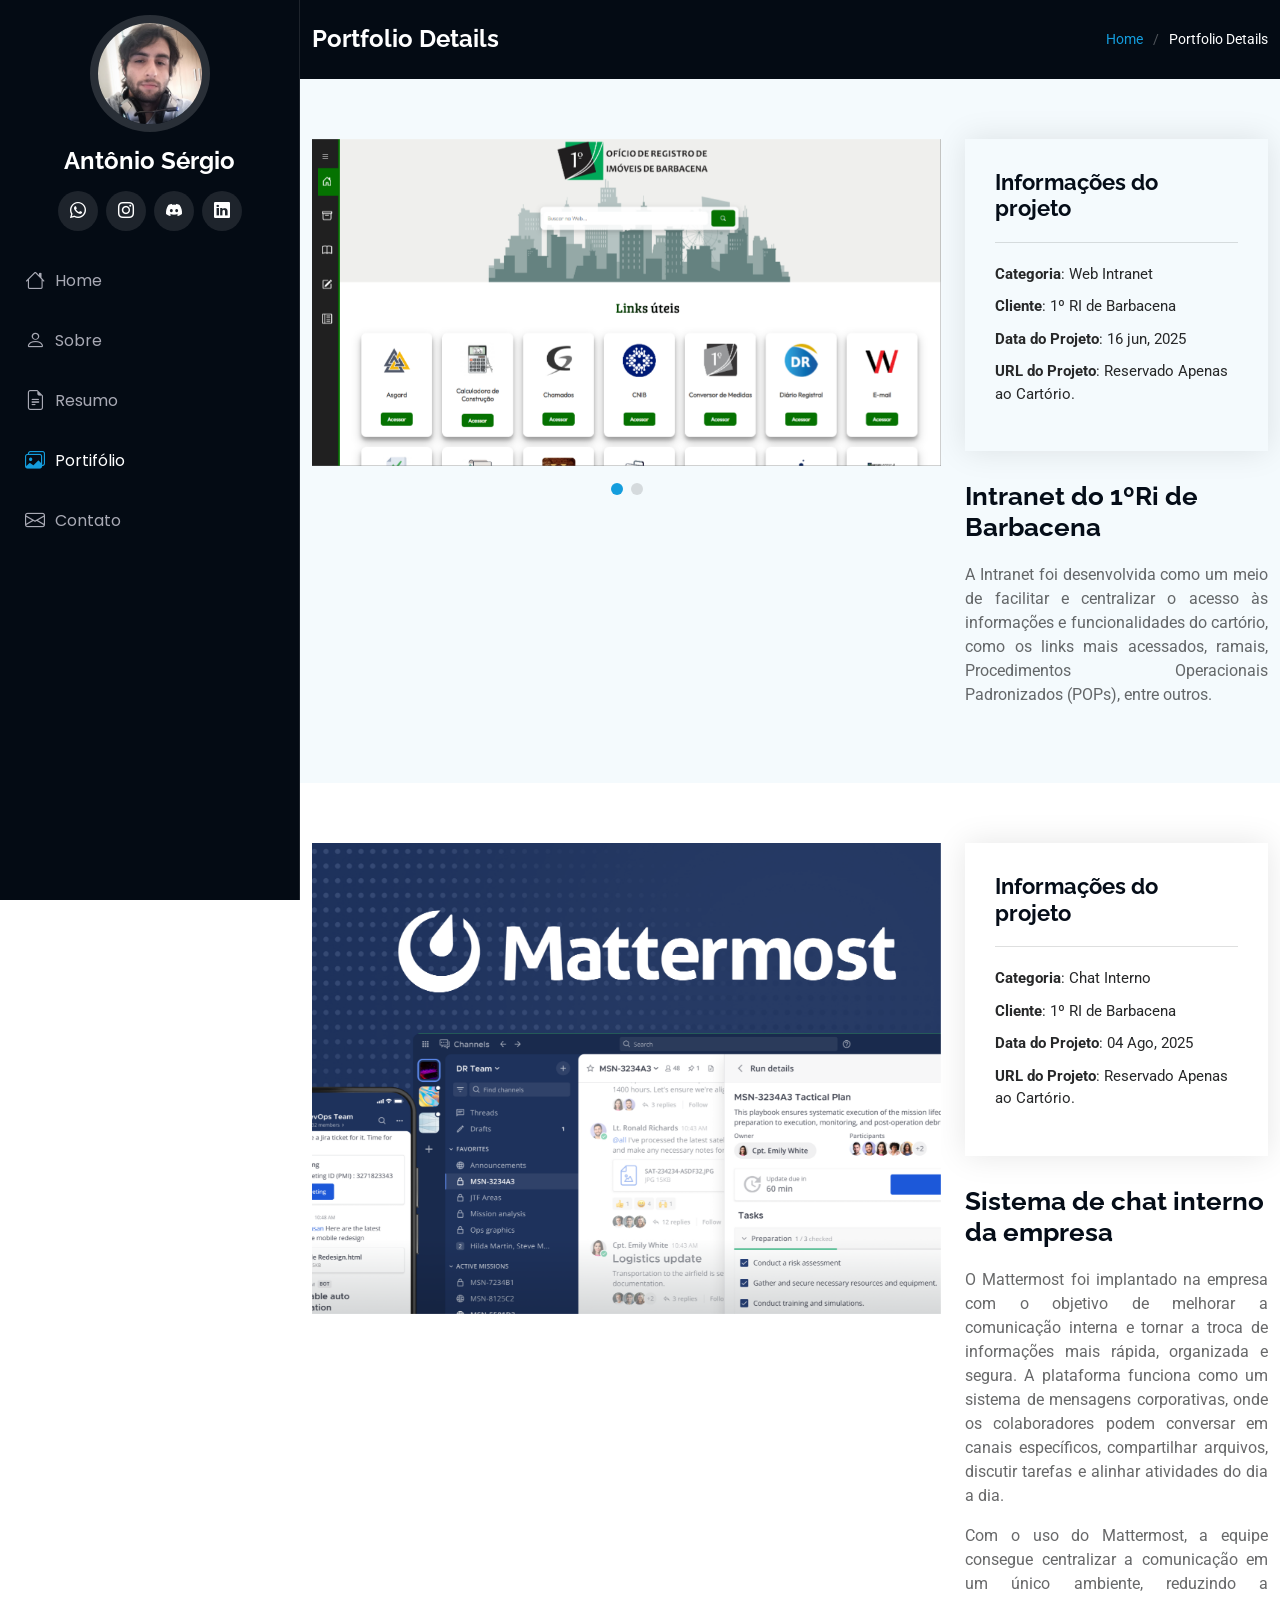
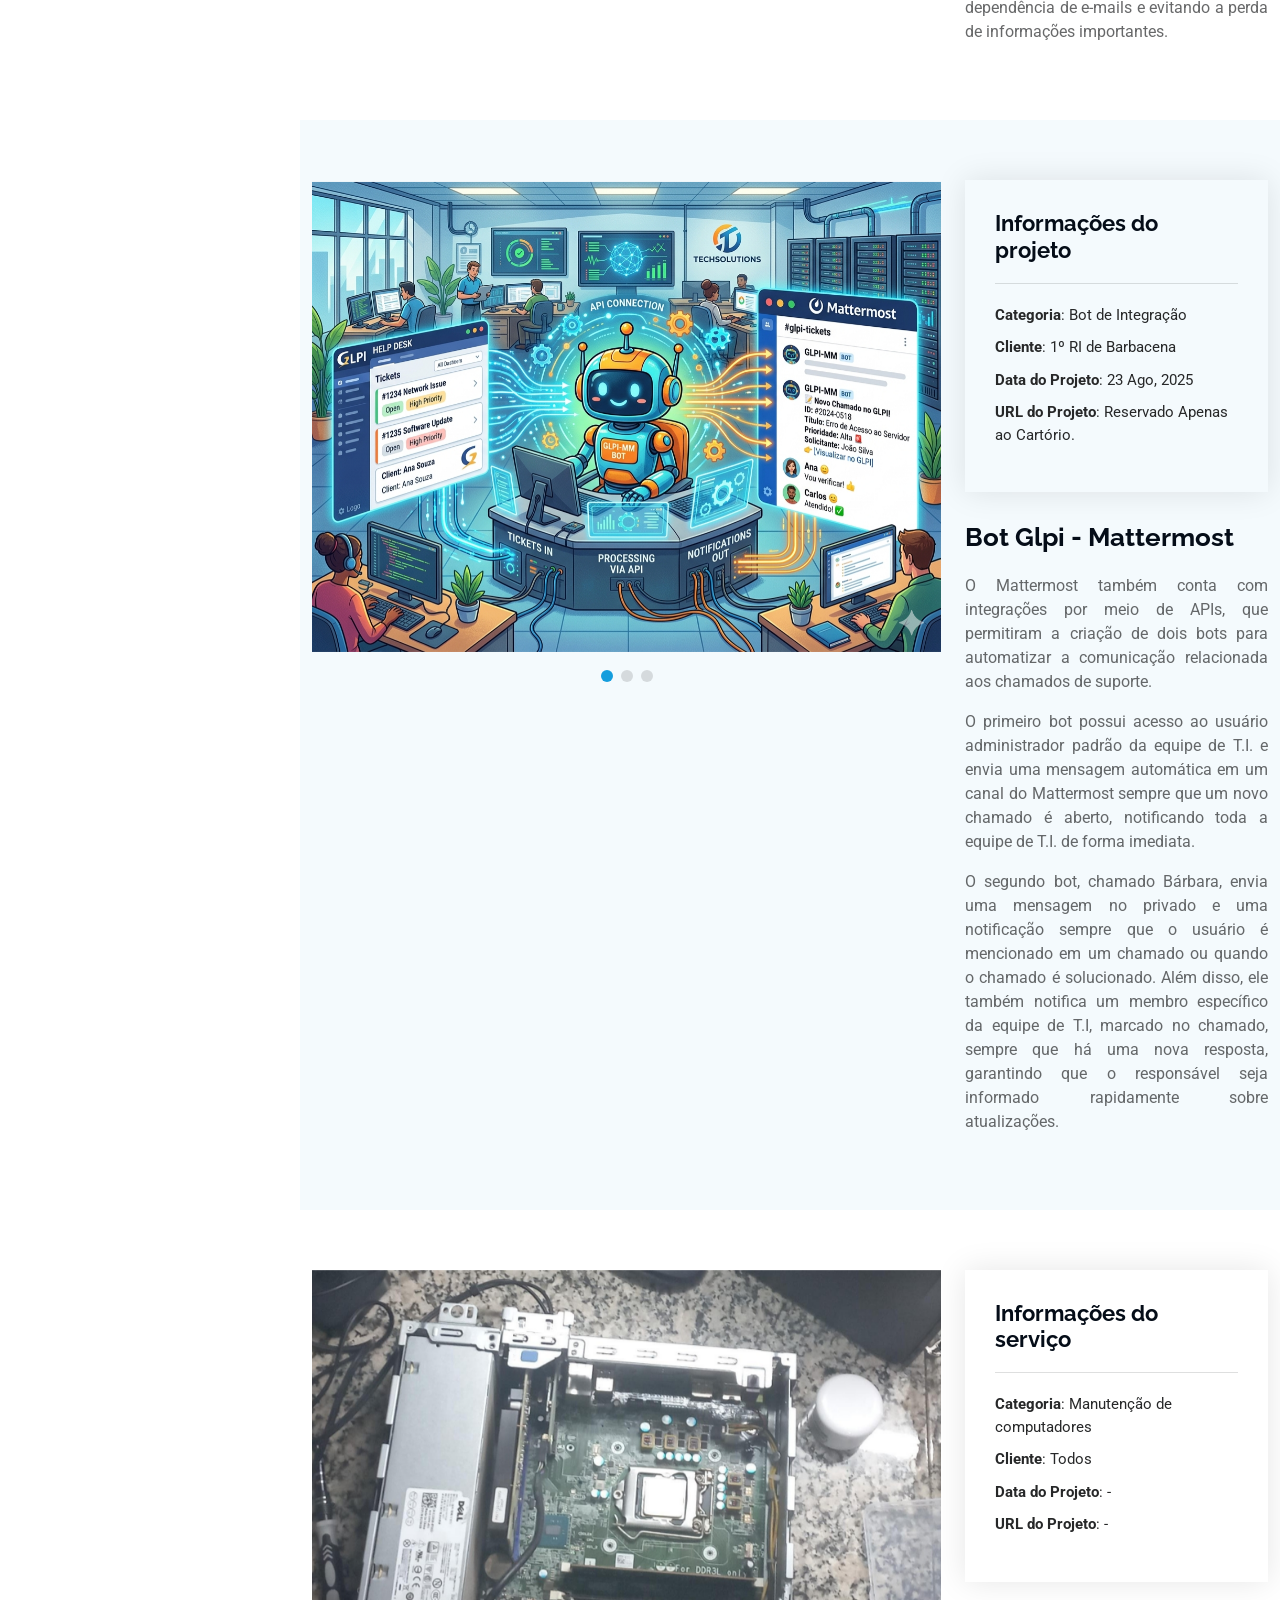
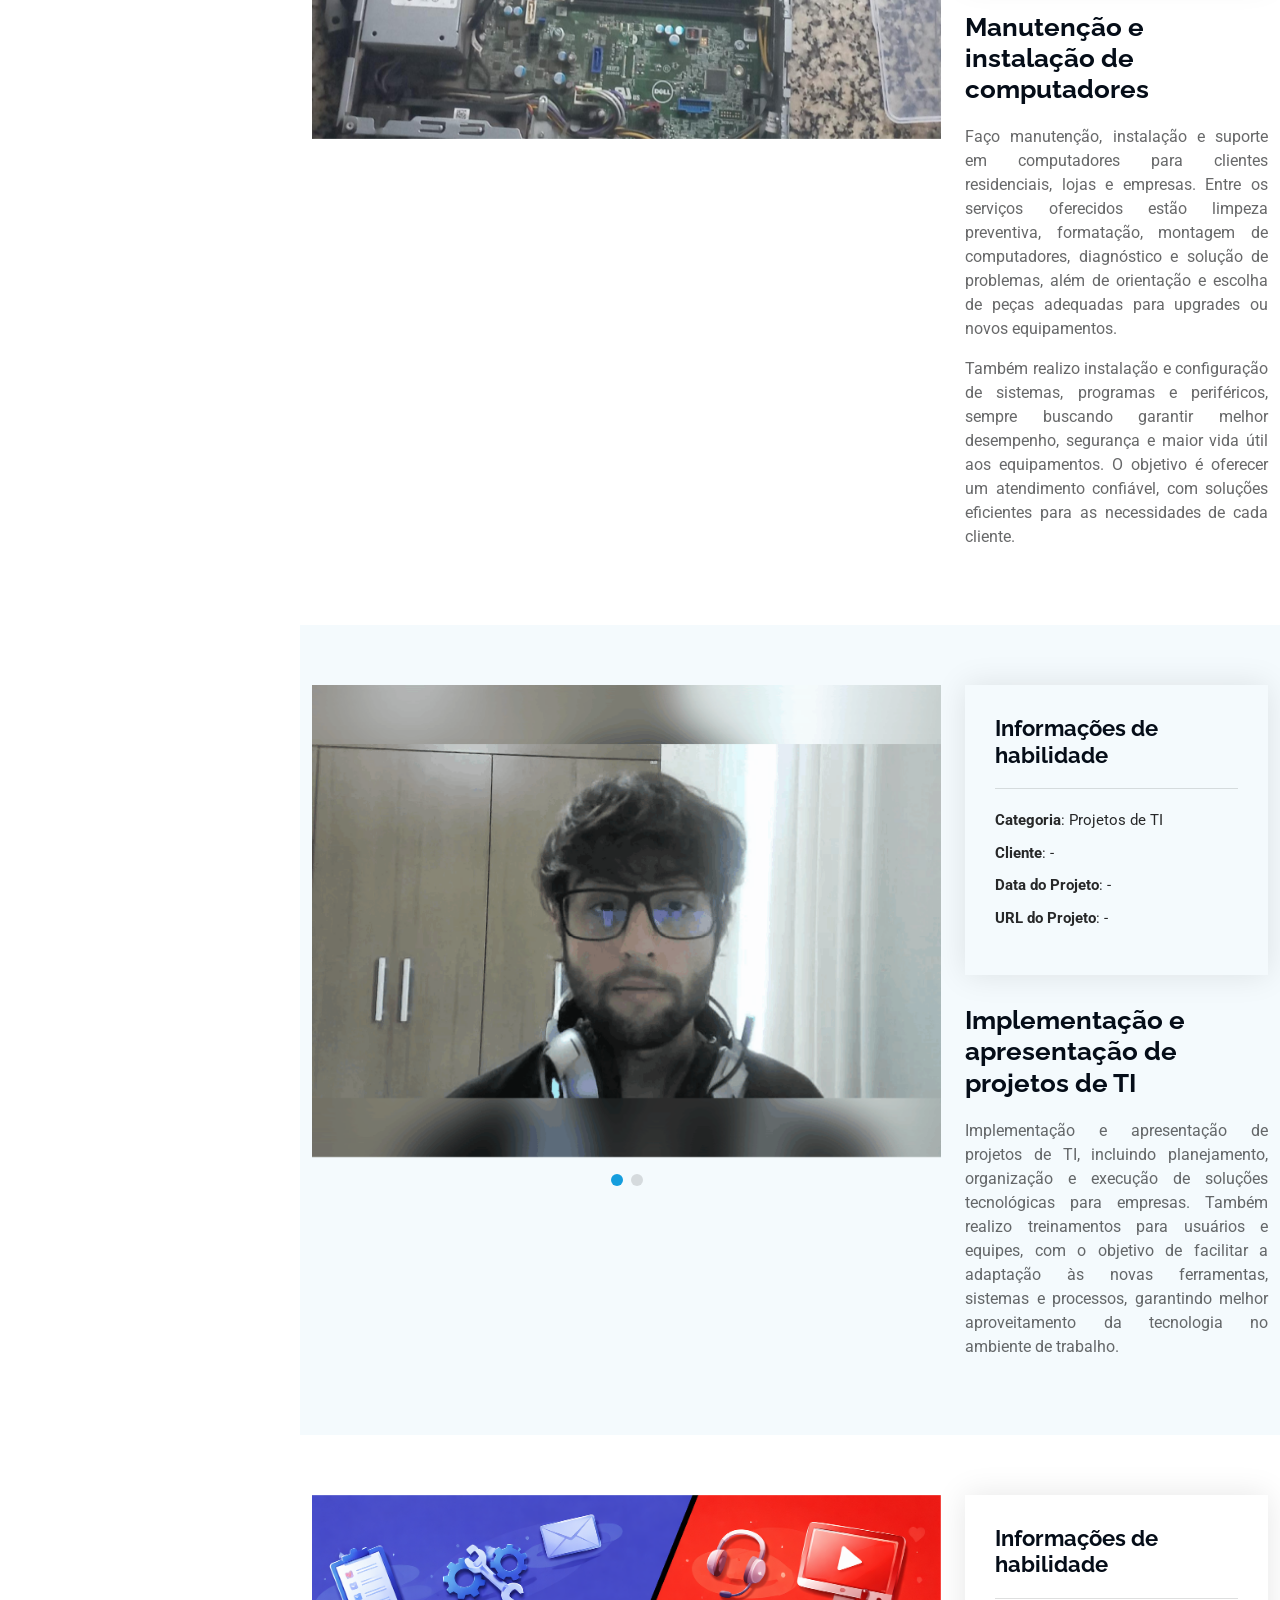
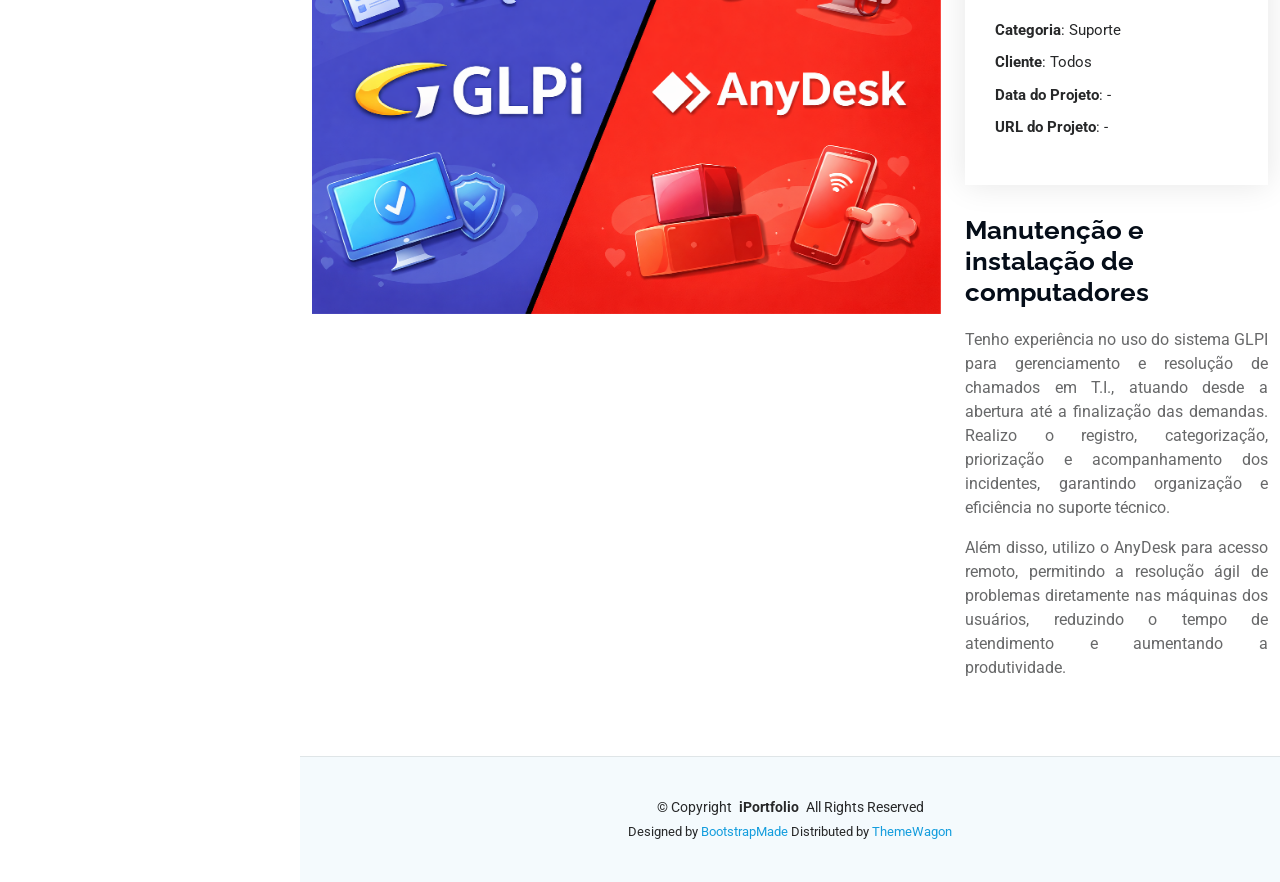
<file: portfolio-details.html>
<!DOCTYPE html>
<html lang="en">

<head>
  <meta charset="utf-8">
  <meta content="width=device-width, initial-scale=1.0" name="viewport">
  <title>Portfólio Detalhes</title>
  <meta content="" name="description">
  <meta content="" name="keywords">

  <!-- Favicons -->
  <link href="assets/img//A Logo.png" rel="icon">
  <link href="assets/img/apple-touch-icon.png" rel="apple-touch-icon">

  <!-- Fonts -->
  <link href="https://fonts.googleapis.com" rel="preconnect">
  <link href="https://fonts.gstatic.com" rel="preconnect" crossorigin>
  <link
    href="https://fonts.googleapis.com/css2?family=Roboto:ital,wght@0,100;0,300;0,400;0,500;0,700;0,900;1,100;1,300;1,400;1,500;1,700;1,900&family=Poppins:ital,wght@0,100;0,200;0,300;0,400;0,500;0,600;0,700;0,800;0,900;1,100;1,200;1,300;1,400;1,500;1,600;1,700;1,800;1,900&family=Raleway:ital,wght@0,100;0,200;0,300;0,400;0,500;0,600;0,700;0,800;0,900;1,100;1,200;1,300;1,400;1,500;1,600;1,700;1,800;1,900&display=swap"
    rel="stylesheet">

  <!-- Vendor CSS Files -->
  <link href="assets/vendor/bootstrap/css/bootstrap.min.css" rel="stylesheet">
  <link href="assets/vendor/bootstrap-icons/bootstrap-icons.css" rel="stylesheet">
  <link href="assets/vendor/aos/aos.css" rel="stylesheet">
  <link href="assets/vendor/glightbox/css/glightbox.min.css" rel="stylesheet">
  <link href="assets/vendor/swiper/swiper-bundle.min.css" rel="stylesheet">

  <!-- Main CSS File -->
  <link href="assets/css/main.css" rel="stylesheet">

  <!-- =======================================================
  * Template Name: iPortfolio
  * Template URL: https://bootstrapmade.com/iportfolio-bootstrap-portfolio-websites-template/
  * Updated: Jun 29 2024 with Bootstrap v5.3.3
  * Author: BootstrapMade.com
  * License: https://bootstrapmade.com/license/
  ======================================================== -->
</head>

<body class="portfolio-details-page">

  <style>
    #copyright{
      text-align: center;
    }
    p {
      text-align: justify;
    }
  </style>

  <header id="header" class="header dark-background d-flex flex-column">
    <i class="header-toggle d-xl-none bi bi-list"></i>

    <div class="profile-img">
      <img src="assets/img/photoNavBar.jpeg" alt="" class="img-fluid rounded-circle">
    </div>

    <a href="index.html" class="logo d-flex align-items-center justify-content-center">
      <!-- Uncomment the line below if you also wish to use an image logo -->
      <!-- <img src="assets/img/logo.png" alt=""> -->
      <h1 class="sitename">Antônio Sérgio</h1>
    </a>

    <div class="social-links text-center">
      <a href="https://wa.me/5532984950391" class="twitter"><i class="bi bi-whatsapp"></i></a>
      <a href="https://www.instagram.com/4ntonio_loschi/" class="instagram"><i class="bi bi-instagram"></i></a>
      <a href="https://discord.com/invite/hCP7XFkQ" class="google-plus"><i class="bi bi-discord"></i></a>
      <a href="www.linkedin.com/in/antonio-loschi" class="linkedin"><i class="bi bi-linkedin"></i></a>
    </div>

    <nav id="navmenu" class="navmenu">
      <ul>
        <li><a href="index.html#hero"><i class="bi bi-house navicon"></i>Home</a></li>
        <li><a href="index.html#about"><i class="bi bi-person navicon"></i> Sobre</a></li>
        <li><a href="index.html#resume"><i class="bi bi-file-earmark-text navicon"></i> Resumo</a></li>
        <li><a href="index.html#portfolio" class="active"><i class="bi bi-images navicon"></i> Portifólio</a></li>
        <!-- <li><a href="#services"><i class="bi bi-hdd-stack navicon"></i> Services</a></li> -->
        <!-- <li class="dropdown"><a href="#"><i class="bi bi-menu-button navicon"></i> <span>Dropdown</span><i
              class="bi bi-chevron-down toggle-dropdown"></i></a>
          <ul>
            <li><a href="#">Dropdown 1</a></li>
            <li class="dropdown"><a href="#"><span>Deep Dropdown</span> <i
                  class="bi bi-chevron-down toggle-dropdown"></i></a>
              <ul>
                <li><a href="#">Deep Dropdown 1</a></li>
                <li><a href="#">Deep Dropdown 2</a></li>
                <li><a href="#">Deep Dropdown 3</a></li>
                <li><a href="#">Deep Dropdown 4</a></li>
                <li><a href="#">Deep Dropdown 5</a></li>
              </ul>
            </li>
            <li><a href="#">Dropdown 2</a></li>
            <li><a href="#">Dropdown 3</a></li>
            <li><a href="#">Dropdown 4</a></li>
          </ul>
        </li>  -->
        <li><a href="index.html#contact"><i class="bi bi-envelope navicon"></i> Contato</a></li>
      </ul>
    </nav>

  </header>

  <main class="main">

    <!-- Page Title -->
    <div class="page-title dark-background">
      <div class="container d-lg-flex justify-content-between align-items-center">
        <h1 class="mb-2 mb-lg-0">Portfolio Details</h1>
        <nav class="breadcrumbs">
          <ol>
            <li><a href="index.html">Home</a></li>
            <li class="current">Portfolio Details</li>
          </ol>
        </nav>
      </div>
    </div><!-- End Page Title -->

    <!-- Portfolio Details Section -->
    <section id="portfolio-details" class="portfolio-details section light-background">

      <div class="container" data-aos="fade-up" data-aos-delay="100">

        <div class="row gy-4">

          <div class="col-lg-8">
            <div class="portfolio-details-slider swiper init-swiper">

              <script type="application/json" class="swiper-config">
                {
                  "loop": true,
                  "speed": 600,
                  "autoplay": {
                    "delay": 5000
                  },
                  "slidesPerView": "auto",
                  "pagination": {
                    "el": ".swiper-pagination",
                    "type": "bullets",
                    "clickable": true
                  }
                }
              </script>

              <div class="swiper-wrapper align-items-center">

                <div class="swiper-slide">
                  <img src="assets/img/portfolio/CartórioIntranet.png" alt="">
                </div>
                <div class="swiper-slide">
                  <img src="assets/img/portfolio/CartórioIntranet2.png" alt="">
                </div>

              </div>
              <div class="swiper-pagination"></div>
            </div>
          </div>

          <div class="col-lg-4">
            <div class="portfolio-info" data-aos="fade-up" data-aos-delay="200">
              <h3>Informações do projeto</h3>
              <ul>
                <li><strong>Categoria</strong>: Web Intranet</li>
                <li><strong>Cliente</strong>: 1º RI de Barbacena</li>
                <li><strong>Data do Projeto</strong>: 16 jun, 2025</li>
                <li><strong>URL do Projeto</strong>: <a> Reservado Apenas ao Cartório.</a></li>
              </ul>
            </div>
            <div class="portfolio-description" data-aos="fade-up" data-aos-delay="300">
              <h2>Intranet do 1ºRi de Barbacena</h2>
              <p>
                A Intranet foi desenvolvida como um meio de facilitar e centralizar o acesso às informações e
                funcionalidades do cartório, como os links mais acessados, ramais, Procedimentos Operacionais
                Padronizados (POPs), entre outros.
              </p>
            </div>
          </div>

        </div>

      </div>

    </section><!-- /Portfolio Details Section -->

    <section id="portfolio-details" class="portfolio-details section">

      <div class="container" data-aos="fade-up" data-aos-delay="100">

        <div class="row gy-4">

          <div class="col-lg-8">
            <div class="portfolio-details-slider swiper init-swiper">

              <script type="application/json" class="swiper-config">
                {
                  "loop": true,
                  "speed": 600,
                  "autoplay": {
                    "delay": 5000
                  },
                  "slidesPerView": "auto",
                  "pagination": {
                    "el": ".swiper-pagination",
                    "type": "bullets",
                    "clickable": true
                  }
                }
              </script>

              <div class="swiper-wrapper align-items-center">

                <div class="swiper-slide">
                  <img src="assets/img/portfolio/mattermostMINIATURA.png" alt="">
                </div>

              </div>
              <div class="swiper-pagination"></div>
            </div>
          </div>

          <div class="col-lg-4">
            <div class="portfolio-info" data-aos="fade-up" data-aos-delay="200">
              <h3>Informações do projeto</h3>
              <ul>
                <li><strong>Categoria</strong>: Chat Interno</li>
                <li><strong>Cliente</strong>: 1º RI de Barbacena</li>
                <li><strong>Data do Projeto</strong>: 04 Ago, 2025</li>
                <li><strong>URL do Projeto</strong>: <a>Reservado Apenas ao Cartório.</a></li>
              </ul>
            </div>
            <div class="portfolio-description" data-aos="fade-up" data-aos-delay="300">
              <h2>Sistema de chat interno da empresa</h2>
              <p>
                O Mattermost foi implantado na empresa com o objetivo de melhorar a comunicação interna e tornar a troca
                de informações mais rápida, organizada e segura. A plataforma funciona como um sistema de mensagens
                corporativas, onde os colaboradores podem conversar em canais específicos, compartilhar arquivos,
                discutir tarefas e alinhar atividades do dia a dia.
              </p>
              <p>Com o uso do Mattermost, a equipe consegue centralizar a comunicação em um único ambiente, reduzindo a
                dependência de e-mails e evitando a perda de informações importantes.</p>
            </div>
          </div>

        </div>

      </div>

    </section><!-- /Portfolio Details Section -->

    <section id="portfolio-details" class="portfolio-details section light-background">

      <div class="container" data-aos="fade-up" data-aos-delay="100">

        <div class="row gy-4">

          <div class="col-lg-8">
            <div class="portfolio-details-slider swiper init-swiper">

              <script type="application/json" class="swiper-config">
                {
                  "loop": true,
                  "speed": 600,
                  "autoplay": {
                    "delay": 5000
                  },
                  "slidesPerView": "auto",
                  "pagination": {
                    "el": ".swiper-pagination",
                    "type": "bullets",
                    "clickable": true
                  }
                }
              </script>

              <div class="swiper-wrapper align-items-center">

                <div class="swiper-slide">
                  <img src="assets/img/portfolio/bot.png" alt="">
                </div>
                <div class="swiper-slide">
                  <img src="assets/img/portfolio/Mattermost1.jpeg" alt="">
                </div>
                <div class="swiper-slide">
                  <img src="assets/img/portfolio/Mattermost2.jpeg" alt="">
                </div>

              </div>
              <div class="swiper-pagination"></div>
            </div>
          </div>

          <div class="col-lg-4">
            <div class="portfolio-info" data-aos="fade-up" data-aos-delay="200">
              <h3>Informações do projeto</h3>
              <ul>
                <li><strong>Categoria</strong>: Bot de Integração</li>
                <li><strong>Cliente</strong>: 1º RI de Barbacena</li>
                <li><strong>Data do Projeto</strong>: 23 Ago, 2025</li>
                <li><strong>URL do Projeto</strong>: <a> Reservado Apenas ao Cartório.</a></li>
              </ul>
            </div>
            <div class="portfolio-description" data-aos="fade-up" data-aos-delay="300">
              <h2>Bot Glpi - Mattermost</h2>
              <p>
                O Mattermost também conta com integrações por meio de APIs, que permitiram a criação de dois bots para
                automatizar a comunicação relacionada aos chamados de suporte.
              </p>
              <p>O primeiro bot possui acesso ao usuário administrador padrão da equipe de T.I. e envia uma mensagem
                automática em um canal do Mattermost sempre que um novo chamado é aberto, notificando toda a equipe de
                T.I. de forma imediata.</p>
              <p>O segundo bot, chamado Bárbara, envia uma mensagem no privado e uma notificação sempre que o usuário é
                mencionado em um chamado ou quando o chamado é solucionado. Além disso, ele também notifica um membro
                específico da equipe de T.I, marcado no chamado, sempre que há uma nova resposta, garantindo que o
                responsável seja informado rapidamente sobre atualizações.</p>
            </div>
          </div>

        </div>

      </div>
    </section>

    <section id="portfolio-details" class="portfolio-details section">

      <div class="container" data-aos="fade-up" data-aos-delay="100">

        <div class="row gy-4">

          <div class="col-lg-8">
            <div class="portfolio-details-slider swiper init-swiper">

              <script type="application/json" class="swiper-config">
                {
                  "loop": true,
                  "speed": 600,
                  "autoplay": {
                    "delay": 5000
                  },
                  "slidesPerView": "auto",
                  "pagination": {
                    "el": ".swiper-pagination",
                    "type": "bullets",
                    "clickable": true
                  }
                }
              </script>

              <div class="swiper-wrapper align-items-center">

                <div class="swiper-slide">
                  <img src="assets/img/portfolio/limpeza.jpg" alt="">
                </div>

              </div>
              <div class="swiper-pagination"></div>
            </div>
          </div>

          <div class="col-lg-4">
            <div class="portfolio-info" data-aos="fade-up" data-aos-delay="200">
              <h3>Informações do serviço</h3>
              <ul>
                <li><strong>Categoria</strong>: Manutenção de computadores</li>
                <li><strong>Cliente</strong>: Todos</li>
                <li><strong>Data do Projeto</strong>: -</li>
                <li><strong>URL do Projeto</strong>: <a> -</a></li>
              </ul>
            </div>
            <div class="portfolio-description" data-aos="fade-up" data-aos-delay="300">
              <h2>Manutenção e instalação de computadores</h2>
              <p>
                Faço manutenção, instalação e suporte em computadores para clientes residenciais, lojas e empresas. Entre os serviços oferecidos estão limpeza preventiva, formatação, montagem de computadores, diagnóstico e solução de problemas, além de orientação e escolha de peças adequadas para upgrades ou novos equipamentos.
              </p>
              <p>
                Também realizo instalação e configuração de sistemas, programas e periféricos, sempre buscando garantir melhor desempenho, segurança e maior vida útil aos equipamentos. O objetivo é oferecer um atendimento confiável, com soluções eficientes para as necessidades de cada cliente.
              </p>

            </div>
          </div>

        </div>

      </div>
    </section>

    <section id="portfolio-details" class="portfolio-details section light-background">

      <div class="container" data-aos="fade-up" data-aos-delay="100">

        <div class="row gy-4">

          <div class="col-lg-8">
            <div class="portfolio-details-slider swiper init-swiper">

              <script type="application/json" class="swiper-config">
                {
                  "loop": true,
                  "speed": 600,
                  "autoplay": {
                    "delay": 5000
                  },
                  "slidesPerView": "auto",
                  "pagination": {
                    "el": ".swiper-pagination",
                    "type": "bullets",
                    "clickable": true
                  }
                }
              </script>

              <div class="swiper-wrapper align-items-center">

                <div class="swiper-slide">
                  <img src="assets/img/portfolio/apresentacao2.gif" alt="">
                </div>
                <div class="swiper-slide">
                  <img src="assets/img/portfolio/apresnetação-de-projetos.png" alt="">
                </div>

              </div>
              <div class="swiper-pagination"></div>
            </div>
          </div>

          <div class="col-lg-4">
            <div class="portfolio-info" data-aos="fade-up" data-aos-delay="200">
              <h3>Informações de habilidade</h3>
              <ul>
                <li><strong>Categoria</strong>: Projetos de TI</li>
                <li><strong>Cliente</strong>: -</li>
                <li><strong>Data do Projeto</strong>: -</li>
                <li><strong>URL do Projeto</strong>: <a> -</a></li>
              </ul>
            </div>
            <div class="portfolio-description" data-aos="fade-up" data-aos-delay="300">
              <h2>Implementação e apresentação de projetos de TI</h2>
              <p>
                Implementação e apresentação de projetos de TI, incluindo planejamento, organização e execução de soluções tecnológicas para empresas. Também realizo treinamentos para usuários e equipes, com o objetivo de facilitar a adaptação às novas ferramentas, sistemas e processos, garantindo melhor aproveitamento da tecnologia no ambiente de trabalho.
              </p>

            </div>
          </div>

        </div>

      </div>
    </section>

        <section id="portfolio-details" class="portfolio-details section">

      <div class="container" data-aos="fade-up" data-aos-delay="100">

        <div class="row gy-4">

          <div class="col-lg-8">
            <div class="portfolio-details-slider swiper init-swiper">

              <script type="application/json" class="swiper-config">
                {
                  "loop": true,
                  "speed": 600,
                  "autoplay": {
                    "delay": 5000
                  },
                  "slidesPerView": "auto",
                  "pagination": {
                    "el": ".swiper-pagination",
                    "type": "bullets",
                    "clickable": true
                  }
                }
              </script>

              <div class="swiper-wrapper align-items-center">

                <div class="swiper-slide">
                  <img src="assets/img/portfolio/suporte.png" alt="">
                </div>

              </div>
              <div class="swiper-pagination"></div>
            </div>
          </div>

          <div class="col-lg-4">
            <div class="portfolio-info" data-aos="fade-up" data-aos-delay="200">
              <h3>Informações de habilidade</h3>
              <ul>
                <li><strong>Categoria</strong>: Suporte</li>
                <li><strong>Cliente</strong>: Todos</li>
                <li><strong>Data do Projeto</strong>: -</li>
                <li><strong>URL do Projeto</strong>: <a> -</a></li>
              </ul>
            </div>
            <div class="portfolio-description" data-aos="fade-up" data-aos-delay="300">
              <h2>Manutenção e instalação de computadores</h2>
              <p>
                Tenho experiência no uso do sistema GLPI para gerenciamento e resolução de chamados em T.I., atuando desde a abertura até a finalização das demandas. Realizo o registro, categorização, priorização e acompanhamento dos incidentes, garantindo organização e eficiência no suporte técnico.
              </p>
              <p>
                Além disso, utilizo o AnyDesk para acesso remoto, permitindo a resolução ágil de problemas diretamente nas máquinas dos usuários, reduzindo o tempo de atendimento e aumentando a produtividade.
              </p>

            </div>
          </div>

        </div>

      </div>
    </section>

  </main>

  <footer id="footer" class="footer position-relative light-background">

    <div class="container">
      <div class="copyright text-center ">
        <p id="copyright">© <span>Copyright</span> <strong class="px-1 sitename">iPortfolio</strong> <span>All Rights Reserved</span>
        </p>
      </div>
      <div class="credits">
        <!-- All the links in the footer should remain intact. -->
        <!-- You can delete the links only if you've purchased the pro version. -->
        <!-- Licensing information: https://bootstrapmade.com/license/ -->
        <!-- Purchase the pro version with working PHP/AJAX contact form: [buy-url] -->
        Designed by <a href="https://bootstrapmade.com/">BootstrapMade</a> Distributed by <a
          href="https://themewagon.com">ThemeWagon</a>
      </div>
    </div>

  </footer>

  <!-- Scroll Top -->
  <a href="#" id="scroll-top" class="scroll-top d-flex align-items-center justify-content-center"><i
      class="bi bi-arrow-up-short"></i></a>

  <!-- Preloader -->
  <div id="preloader"></div>

  <!-- Vendor JS Files -->
  <script src="assets/vendor/bootstrap/js/bootstrap.bundle.min.js"></script>
  <script src="assets/vendor/php-email-form/validate.js"></script>
  <script src="assets/vendor/aos/aos.js"></script>
  <script src="assets/vendor/typed.js/typed.umd.js"></script>
  <script src="assets/vendor/purecounter/purecounter_vanilla.js"></script>
  <script src="assets/vendor/waypoints/noframework.waypoints.js"></script>
  <script src="assets/vendor/glightbox/js/glightbox.min.js"></script>
  <script src="assets/vendor/imagesloaded/imagesloaded.pkgd.min.js"></script>
  <script src="assets/vendor/isotope-layout/isotope.pkgd.min.js"></script>
  <script src="assets/vendor/swiper/swiper-bundle.min.js"></script>

  <!-- Main JS File -->
  <script src="assets/js/main.js"></script>

</body>

</html>
</file>
<file: assets/css/main.css>
/**
* Template Name: iPortfolio
* Template URL: https://bootstrapmade.com/iportfolio-bootstrap-portfolio-websites-template/
* Updated: Jun 29 2024 with Bootstrap v5.3.3
* Author: BootstrapMade.com
* License: https://bootstrapmade.com/license/
*/

/*--------------------------------------------------------------
# Font & Color Variables
# Help: https://bootstrapmade.com/color-system/
--------------------------------------------------------------*/
/* Fonts */
:root {
  --default-font: "Roboto", system-ui, -apple-system, "Segoe UI", Roboto, "Helvetica Neue", Arial, "Noto Sans", "Liberation Sans", sans-serif, "Apple Color Emoji", "Segoe UI Emoji", "Segoe UI Symbol", "Noto Color Emoji";
  --heading-font: "Raleway", sans-serif;
  --nav-font: "Poppins", sans-serif;
}

/* Global Colors - The following color variables are used throughout the website. Updating them here will change the color scheme of the entire website */
:root {
  --background-color: #ffffff;
  /* Background color for the entire website, including individual sections */
  --default-color: #272829;
  /* Default color used for the majority of the text content across the entire website */
  --heading-color: #050d18;
  /* Color for headings, subheadings and title throughout the website */
  --accent-color: #149ddd;
  /* Accent color that represents your brand on the website. It's used for buttons, links, and other elements that need to stand out */
  --surface-color: #ffffff;
  /* The surface color is used as a background of boxed elements within sections, such as cards, icon boxes, or other elements that require a visual separation from the global background. */
  --contrast-color: #ffffff;
  /* Contrast color for text, ensuring readability against backgrounds of accent, heading, or default colors. */
}

/* Nav Menu Colors - The following color variables are used specifically for the navigation menu. They are separate from the global colors to allow for more customization options */
:root {
  --nav-color: #a8a9b4;
  /* The default color of the main navmenu links */
  --nav-hover-color: #ffffff;
  /* Applied to main navmenu links when they are hovered over or active */
  --nav-mobile-background-color: #040b14;
  /* Used as the background color for mobile navigation menu */
  --nav-dropdown-background-color: #040b14;
  /* Used as the background color for dropdown items that appear when hovering over primary navigation items */
  --nav-dropdown-color: #a8a9b4;
  /* Used for navigation links of the dropdown items in the navigation menu. */
  --nav-dropdown-hover-color: #ffffff;
  /* Similar to --nav-hover-color, this color is applied to dropdown navigation links when they are hovered over. */
}

/* Color Presets - These classes override global colors when applied to any section or element, providing reuse of the sam color scheme. */

.light-background {
  --background-color: #f4fafd;
  --surface-color: #ffffff;
}

.dark-background {
  --background-color: #040b14;
  --default-color: #ffffff;
  --heading-color: #ffffff;
  --surface-color: #151f2b;
  --contrast-color: #ffffff;
}

/* Smooth scroll */
:root {
  scroll-behavior: smooth;
}

/*--------------------------------------------------------------
# General Styling & Shared Classes
--------------------------------------------------------------*/
body {
  color: var(--default-color);
  background-color: var(--background-color);
  font-family: var(--default-font);
}

a {
  color: var(--accent-color);
  text-decoration: none;
  transition: 0.3s;
}

a:hover {
  color: color-mix(in srgb, var(--accent-color), transparent 25%);
  text-decoration: none;
}

h1,
h2,
h3,
h4,
h5,
h6 {
  color: var(--heading-color);
  font-family: var(--heading-font);
}

/* PHP Email Form Messages
------------------------------*/
.php-email-form .error-message {
  display: none;
  background: #df1529;
  color: #ffffff;
  text-align: left;
  padding: 15px;
  margin-bottom: 24px;
  font-weight: 600;
}

.php-email-form .sent-message {
  display: none;
  color: #ffffff;
  background: #059652;
  text-align: center;
  padding: 15px;
  margin-bottom: 24px;
  font-weight: 600;
}

.php-email-form .loading {
  display: none;
  background: var(--surface-color);
  text-align: center;
  padding: 15px;
  margin-bottom: 24px;
}

.php-email-form .loading:before {
  content: "";
  display: inline-block;
  border-radius: 50%;
  width: 24px;
  height: 24px;
  margin: 0 10px -6px 0;
  border: 3px solid var(--accent-color);
  border-top-color: var(--surface-color);
  animation: php-email-form-loading 1s linear infinite;
}

@keyframes php-email-form-loading {
  0% {
    transform: rotate(0deg);
  }

  100% {
    transform: rotate(360deg);
  }
}

/*--------------------------------------------------------------
# Global Header
--------------------------------------------------------------*/
.header {
  color: var(--default-color);
  background-color: var(--background-color);
  position: fixed;
  top: 0;
  left: 0;
  bottom: 0;
  padding: 0 15px;
  width: 300px;
  transition: all ease-in-out 0.3s;
  overflow-y: auto;
  z-index: 997;
  border-right: 1px solid color-mix(in srgb, var(--default-color), transparent 90%);
}

.header .profile-img img {
  margin: 15px auto;
  display: block;
  width: 120px;
  border: 8px solid color-mix(in srgb, var(--default-color), transparent 85%);
}

.header .logo {
  line-height: 1;
  margin-bottom: 15px;
}

.header .logo img {
  max-height: 32px;
  margin-right: 8px;
}

.header .logo h1 {
  font-size: 24px;
  margin: 0;
  font-weight: 700;
  color: var(--heading-color);
}

.header .social-links {
  margin: 0 0 20px 0;
}

.header .social-links a {
  font-size: 16px;
  display: inline-flex;
  align-items: center;
  justify-content: center;
  background: color-mix(in srgb, var(--default-color), transparent 90%);
  color: var(--default-color);
  margin: 0 2px;
  border-radius: 50%;
  text-align: center;
  width: 40px;
  height: 40px;
  transition: 0.3s;
}

.header .social-links a:hover {
  color: var(--contrast-color);
  background: var(--accent-color);
}

@media (min-width: 1200px) {

  .header~main,
  .header~#footer {
    margin-left: 300px;
  }
}

@media (max-width: 1199px) {
  .header {
    left: -100%;
  }
}

.header.header-show {
  left: 0;
}

.header .header-toggle {
  color: var(--contrast-color);
  background-color: var(--accent-color);
  font-size: 22px;
  display: flex;
  align-items: center;
  justify-content: center;
  width: 40px;
  height: 40px;
  border-radius: 50%;
  cursor: pointer;
  position: fixed;
  top: 15px;
  right: 15px;
  z-index: 9999;
  transition: background-color 0.3s;
}

.header .header-toggle:hover {
  color: var(--contrast-color);
  background-color: color-mix(in srgb, var(--accent-color) 90%, white 15%);
}

/*--------------------------------------------------------------
# Navigation Menu
--------------------------------------------------------------*/
.mobile-nav-toggle {
  display: none;
}

.navmenu {
  padding: 0;
  z-index: 9997;
}

.navmenu ul {
  list-style: none;
  padding: 0 0 20px 0;
  margin: 0;
}

.navmenu a,
.navmenu a:focus {
  color: var(--nav-color);
  padding: 15px 10px;
  font-family: var(--nav-font);
  font-size: 16px;
  font-weight: 400;
  display: flex;
  align-items: center;
  white-space: nowrap;
  transition: 0.3s;
  width: 100%;
}

.navmenu a .navicon,
.navmenu a:focus .navicon {
  font-size: 20px;
  margin-right: 10px;
}

.navmenu a .toggle-dropdown,
.navmenu a:focus .toggle-dropdown {
  font-size: 12px;
  line-height: 0;
  margin-left: auto;
  width: 30px;
  height: 30px;
  display: flex;
  align-items: center;
  justify-content: center;
  border-radius: 50%;
  transition: 0.3s;
  flex-shrink: 0;
  background-color: color-mix(in srgb, var(--accent-color), transparent 90%);
}

.navmenu a .toggle-dropdown:hover,
.navmenu a:focus .toggle-dropdown:hover {
  background-color: var(--accent-color);
  color: var(--contrast-color);
}

.navmenu a:hover,
.navmenu .active,
.navmenu .active:focus {
  color: var(--nav-hover-color);
}

.navmenu a:hover .navicon,
.navmenu .active .navicon,
.navmenu .active:focus .navicon {
  color: var(--accent-color);
}

.navmenu .active .toggle-dropdown,
.navmenu .active:focus .toggle-dropdown {
  background-color: var(--accent-color);
  color: var(--contrast-color);
  transform: rotate(180deg);
}

.navmenu .dropdown {
  display: block;
}

.navmenu .dropdown a,
.navmenu .dropdown a:focus {
  color: --nav-dropdown-color;
}

.navmenu .dropdown a:hover,
.navmenu .dropdown .active,
.navmenu .dropdown .active:focus {
  color: var(--nav-dropdown-hover-color);
}

.navmenu .dropdown ul {
  position: static;
  display: none;
  z-index: 99;
  padding: 5px 10px;
  margin: 5px 10px;
  background-color: var(--nav-dropdown-background-color);
  border: 1px solid color-mix(in srgb, var(--default-color), transparent 90%);
  box-shadow: none;
  transition: all 0.5s ease-in-out;
}

.navmenu .dropdown ul ul {
  background-color: rgba(33, 37, 41, 0.1);
}

.navmenu .dropdown>.dropdown-active {
  display: block;
  background-color: rgba(33, 37, 41, 0.03);
}

/*--------------------------------------------------------------
# Global Footer
--------------------------------------------------------------*/
.footer {
  color: var(--default-color);
  background-color: var(--background-color);
  font-size: 14px;
  padding: 40px 0;
  position: relative;
  border-top: 1px solid color-mix(in srgb, var(--default-color), transparent 90%);
}

.footer .copyright p {
  margin-bottom: 0;
}

.footer .credits {
  margin-top: 4px;
  font-size: 13px;
  text-align: center;
}

/*--------------------------------------------------------------
# Preloader
--------------------------------------------------------------*/
#preloader {
  position: fixed;
  inset: 0;
  z-index: 999999;
  overflow: hidden;
  background: var(--background-color);
  transition: all 0.6s ease-out;
}

#preloader:before {
  content: "";
  position: fixed;
  top: calc(50% - 30px);
  left: calc(50% - 30px);
  border: 6px solid #ffffff;
  border-color: var(--accent-color) transparent var(--accent-color) transparent;
  border-radius: 50%;
  width: 60px;
  height: 60px;
  animation: animate-preloader 1.5s linear infinite;
}

@keyframes animate-preloader {
  0% {
    transform: rotate(0deg);
  }

  100% {
    transform: rotate(360deg);
  }
}

/*--------------------------------------------------------------
# Scroll Top Button
--------------------------------------------------------------*/
.scroll-top {
  position: fixed;
  visibility: hidden;
  opacity: 0;
  right: 15px;
  bottom: -15px;
  z-index: 99999;
  background-color: var(--accent-color);
  width: 44px;
  height: 44px;
  border-radius: 50px;
  transition: all 0.4s;
}

.scroll-top i {
  font-size: 24px;
  color: var(--contrast-color);
  line-height: 0;
}

.scroll-top:hover {
  background-color: color-mix(in srgb, var(--accent-color), transparent 20%);
  color: var(--contrast-color);
}

.scroll-top.active {
  visibility: visible;
  opacity: 1;
  bottom: 15px;
}

/*--------------------------------------------------------------
# Disable aos animation delay on mobile devices
--------------------------------------------------------------*/
@media screen and (max-width: 768px) {
  [data-aos-delay] {
    transition-delay: 0 !important;
  }
}

/*--------------------------------------------------------------
# Global Page Titles & Breadcrumbs
--------------------------------------------------------------*/
.page-title {
  color: var(--default-color);
  background-color: var(--background-color);
  padding: 25px 0;
  position: relative;
}

.page-title h1 {
  font-size: 24px;
  font-weight: 700;
}

.page-title .breadcrumbs ol {
  display: flex;
  flex-wrap: wrap;
  list-style: none;
  padding: 0;
  margin: 0;
  font-size: 14px;
  font-weight: 400;
}

.page-title .breadcrumbs ol li+li {
  padding-left: 10px;
}

.page-title .breadcrumbs ol li+li::before {
  content: "/";
  display: inline-block;
  padding-right: 10px;
  color: color-mix(in srgb, var(--default-color), transparent 70%);
}

/*--------------------------------------------------------------
# Global Sections
--------------------------------------------------------------*/
section,
.section {
  color: var(--default-color);
  background-color: var(--background-color);
  padding: 60px 0;
  overflow: clip;
}

/*--------------------------------------------------------------
# Global Section Titles
--------------------------------------------------------------*/
.section-title {
  padding-bottom: 60px;
  position: relative;
}

.section-title h2 {
  font-size: 32px;
  font-weight: 700;
  margin-bottom: 20px;
  padding-bottom: 20px;
  position: relative;
}

.section-title h2:after {
  content: "";
  position: absolute;
  display: block;
  width: 50px;
  height: 3px;
  background: var(--accent-color);
  left: 0;
  bottom: 0;
}

.section-title p {
  margin-bottom: 0;
}

/*--------------------------------------------------------------
# Hero Section
--------------------------------------------------------------*/
.hero {
  width: 100%;
  min-height: 100vh;
  position: relative;
  padding: 80px 0;
  display: flex;
  align-items: center;
  justify-content: center;
}

.hero img {
  position: absolute;
  inset: 0;
  display: block;
  width: 100%;
  height: 100%;
  object-fit: cover;
  z-index: 1;
}

.hero:before {
  content: "";
  background: color-mix(in srgb, var(--background-color), transparent 70%);
  position: absolute;
  inset: 0;
  z-index: 2;
}

.hero .container {
  position: relative;
  z-index: 3;
}

.hero h2 {
  margin: 0;
  font-size: 64px;
  font-weight: 700;
}

.hero p {
  margin: 5px 0 0 0;
  font-size: 26px;
}

.hero p span {
  letter-spacing: 1px;
  border-bottom: 2px solid var(--accent-color);
}

.hero .social-links {
  margin-top: 25px;
}

.hero .social-links a {
  font-size: 24px;
  display: inline-block;
  color: color-mix(in srgb, var(--default-color), transparent 50%);
  line-height: 1;
  margin-right: 20px;
  transition: 0.3s;
}

.hero .social-links a:hover {
  color: var(--accent-color);
}

@media (max-width: 768px) {
  .hero h2 {
    font-size: 32px;
  }

  .hero p {
    font-size: 20px;
  }
}

/*--------------------------------------------------------------
# About Section
--------------------------------------------------------------*/
.about .content h2 {
  font-weight: 700;
  font-size: 24px;
}

.about .content ul {
  list-style: none;
  padding: 0;
}

.about .content ul li {
  margin-bottom: 20px;
  display: flex;
  align-items: center;
}

.about .content ul strong {
  margin-right: 10px;
}

.about .content ul i {
  font-size: 16px;
  margin-right: 5px;
  color: var(--accent-color);
  line-height: 0;
}

/*--------------------------------------------------------------
# Stats Section
--------------------------------------------------------------*/
.stats .stats-item {
  padding: 30px;
  width: 100%;
}

.stats .stats-item i {
  color: var(--accent-color);
  display: block;
  font-size: 44px;
  float: left;
  line-height: 0;
}

.stats .stats-item .purecounter {
  color: var(--heading-color);
  font-size: 48px;
  line-height: 40px;
  display: block;
  font-weight: 700;
  margin-left: 60px;
}

.stats .stats-item p {
  color: color-mix(in srgb, var(--default-color), transparent 40%);
  padding: 15px 0 0 0;
  margin: 0 0 0 60px;
  font-family: var(--heading-font);
  font-size: 14px;
}

/*--------------------------------------------------------------
# Skills Section
--------------------------------------------------------------*/
.skills .progress {
  height: 60px;
  display: block;
  background: none;
  border-radius: 0;
}

.skills .progress .skill {
  color: var(--heading-color);
  padding: 0;
  margin: 0 0 6px 0;
  text-transform: uppercase;
  display: block;
  font-weight: 600;
  font-family: var(--heading-font);
}

.skills .progress .skill .val {
  float: right;
  font-style: normal;
}

.skills .progress-bar-wrap {
  background: color-mix(in srgb, var(--default-color), transparent 90%);
  height: 10px;
}

.skills .progress-bar {
  width: 1px;
  height: 10px;
  transition: 0.9s;
  background-color: var(--accent-color);
}

/*--------------------------------------------------------------
# Resume Section
--------------------------------------------------------------*/
.resume .resume-title {
  color: var(--heading-color);
  font-size: 26px;
  font-weight: 700;
  margin-top: 20px;
  margin-bottom: 20px;
}

.resume .resume-item {
  padding: 0 0 20px 20px;
  margin-top: -2px;
  border-left: 2px solid var(--accent-color);
  position: relative;
}

.resume .resume-item h4 {
  line-height: 18px;
  font-size: 18px;
  font-weight: 600;
  text-transform: uppercase;
  color: color-mix(in srgb, var(--default-color), transparent 20%);
  margin-bottom: 10px;
}

.resume .resume-item h5 {
  font-size: 16px;
  padding: 5px 15px;
  display: inline-block;
  font-weight: 600;
  margin-bottom: 10px;
}

.resume .resume-item ul {
  padding-left: 20px;
}

.resume .resume-item ul li {
  padding-bottom: 10px;
}

.resume .resume-item:last-child {
  padding-bottom: 0;
}

.resume .resume-item::before {
  content: "";
  position: absolute;
  width: 16px;
  height: 16px;
  border-radius: 50px;
  left: -9px;
  top: 0;
  background: var(--background-color);
  border: 2px solid var(--accent-color);
}

/*--------------------------------------------------------------
# Portfolio Section
--------------------------------------------------------------*/
.portfolio .portfolio-filters {
  padding: 0;
  margin: 0 auto 20px auto;
  list-style: none;
  text-align: center;
}

.portfolio .portfolio-filters li {
  cursor: pointer;
  display: inline-block;
  padding: 0;
  font-size: 14px;
  font-weight: 400;
  margin: 0 10px;
  line-height: 1;
  text-transform: uppercase;
  margin-bottom: 10px;
  transition: all 0.3s ease-in-out;
}

.portfolio .portfolio-filters li:hover,
.portfolio .portfolio-filters li.filter-active {
  color: var(--accent-color);
}

.portfolio .portfolio-filters li:first-child {
  margin-left: 0;
}

.portfolio .portfolio-filters li:last-child {
  margin-right: 0;
}

@media (max-width: 575px) {
  .portfolio .portfolio-filters li {
    font-size: 14px;
    margin: 0 5px;
  }
}

.portfolio .portfolio-content {
  position: relative;
  overflow: hidden;
}

.portfolio .portfolio-content img {
  transition: 0.3s;
}

.portfolio .portfolio-content .portfolio-info {
  opacity: 0;
  position: absolute;
  inset: 0;
  z-index: 3;
  transition: all ease-in-out 0.3s;
  background: rgba(0, 0, 0, 0.6);
  padding: 15px;
}

.portfolio .portfolio-content .portfolio-info h4 {
  font-size: 14px;
  padding: 5px 10px;
  font-weight: 400;
  color: #ffffff;
  display: inline-block;
  background-color: var(--accent-color);
}

.portfolio .portfolio-content .portfolio-info p {
  position: absolute;
  bottom: 10px;
  text-align: center;
  display: inline-block;
  left: 0;
  right: 0;
  font-size: 16px;
  font-weight: 600;
  color: rgba(255, 255, 255, 0.8);
}

.portfolio .portfolio-content .portfolio-info .preview-link,
.portfolio .portfolio-content .portfolio-info .details-link {
  position: absolute;
  left: calc(50% - 40px);
  font-size: 26px;
  top: calc(50% - 14px);
  color: #fff;
  transition: 0.3s;
  line-height: 1.2;
}

.portfolio .portfolio-content .portfolio-info .preview-link:hover,
.portfolio .portfolio-content .portfolio-info .details-link:hover {
  color: var(--accent-color);
}

.portfolio .portfolio-content .portfolio-info .details-link {
  left: 50%;
  font-size: 34px;
  line-height: 0;
}

.portfolio .portfolio-content:hover .portfolio-info {
  opacity: 1;
}

.portfolio .portfolio-content:hover img {
  transform: scale(1.1);
}

/*--------------------------------------------------------------
# Services Section
--------------------------------------------------------------*/
.services .service-item {
  position: relative;
}

.services .service-item .icon {
  background: var(--accent-color);
  display: flex;
  align-items: center;
  justify-content: center;
  width: 54px;
  height: 54px;
  border-radius: 50%;
  transition: 0.5s;
  border: 1px solid var(--accent-color);
  margin-right: 20px;
}

.services .service-item .icon i {
  color: var(--contrast-color);
  font-size: 24px;
  line-height: 0;
}

.services .service-item:hover .icon {
  background: var(--surface-color);
}

.services .service-item:hover .icon i {
  color: var(--accent-color);
}

.services .service-item .title {
  font-weight: 700;
  margin-bottom: 15px;
  font-size: 18px;
}

.services .service-item .title a {
  color: var(--heading-color);
}

.services .service-item .title a:hover {
  color: var(--accent-color);
}

.services .service-item .description {
  line-height: 24px;
  font-size: 14px;
}

/*--------------------------------------------------------------
# Testimonials Section
--------------------------------------------------------------*/
.testimonials .testimonials-carousel,
.testimonials .testimonials-slider {
  overflow: hidden;
}

.testimonials .testimonial-item {
  box-sizing: content-box;
  text-align: center;
  min-height: 320px;
}

.testimonials .testimonial-item .testimonial-img {
  width: 90px;
  border-radius: 50%;
  margin: 0 auto;
}

.testimonials .testimonial-item h3 {
  font-size: 18px;
  font-weight: bold;
  margin: 10px 0 5px 0;
}

.testimonials .testimonial-item h4 {
  font-size: 14px;
  color: color-mix(in srgb, var(--default-color), transparent 20%);
  margin: 0;
}

.testimonials .testimonial-item .quote-icon-left,
.testimonials .testimonial-item .quote-icon-right {
  color: color-mix(in srgb, var(--accent-color), transparent 40%);
  font-size: 26px;
  line-height: 0;
}

.testimonials .testimonial-item .quote-icon-left {
  display: inline-block;
  left: -5px;
  position: relative;
}

.testimonials .testimonial-item .quote-icon-right {
  display: inline-block;
  right: -5px;
  position: relative;
  top: 10px;
  transform: scale(-1, -1);
}

.testimonials .testimonial-item p {
  font-style: italic;
  margin: 0 15px 15px 15px;
  padding: 20px;
  background-color: var(--surface-color);
  position: relative;
  margin-bottom: 35px;
  border-radius: 6px;
  box-shadow: 0px 2px 15px rgba(0, 0, 0, 0.1);
}

.testimonials .testimonial-item p::after {
  content: "";
  width: 0;
  height: 0;
  border-top: 20px solid var(--surface-color);
  border-right: 20px solid transparent;
  border-left: 20px solid transparent;
  position: absolute;
  bottom: -20px;
  left: calc(50% - 20px);
}

.testimonials .swiper-wrapper {
  height: auto;
}

.testimonials .swiper-pagination {
  margin-top: 40px;
  position: relative;
}

.testimonials .swiper-pagination .swiper-pagination-bullet {
  width: 12px;
  height: 12px;
  background-color: var(--background-color);
  opacity: 1;
  border: 1px solid var(--accent-color);
}

.testimonials .swiper-pagination .swiper-pagination-bullet-active {
  background-color: var(--accent-color);
}

/*--------------------------------------------------------------
# Contact Section
--------------------------------------------------------------*/
.contact .info-wrap {
  background-color: var(--surface-color);
  box-shadow: 0px 0px 20px rgba(0, 0, 0, 0.1);
  padding: 30px;
}

@media (max-width: 575px) {
  .contact .info-wrap {
    padding: 20px;
  }
}

.contact .info-item {
  margin-bottom: 40px;
}

.contact .info-item i {
  font-size: 20px;
  color: var(--accent-color);
  background: color-mix(in srgb, var(--accent-color), transparent 92%);
  width: 44px;
  height: 44px;
  display: flex;
  justify-content: center;
  align-items: center;
  border-radius: 50px;
  transition: all 0.3s ease-in-out;
  margin-right: 15px;
}

.contact .info-item h3 {
  padding: 0;
  font-size: 18px;
  font-weight: 700;
  margin-bottom: 5px;
}

.contact .info-item p {
  padding: 0;
  margin-bottom: 0;
  font-size: 14px;
}

.contact .info-item:hover i {
  background: var(--accent-color);
  color: var(--contrast-color);
}

.contact .php-email-form {
  background-color: var(--surface-color);
  height: 100%;
  padding: 30px;
  box-shadow: 0px 0px 20px rgba(0, 0, 0, 0.1);
}

@media (max-width: 575px) {
  .contact .php-email-form {
    padding: 20px;
  }
}

.contact .php-email-form input[type=text],
.contact .php-email-form input[type=email],
.contact .php-email-form textarea {
  font-size: 14px;
  padding: 10px 15px;
  box-shadow: none;
  border-radius: 0;
  color: var(--default-color);
  background-color: var(--surface-color);
  border-color: color-mix(in srgb, var(--default-color), transparent 80%);
}

.contact .php-email-form input[type=text]:focus,
.contact .php-email-form input[type=email]:focus,
.contact .php-email-form textarea:focus {
  border-color: var(--accent-color);
}

.contact .php-email-form input[type=text]::placeholder,
.contact .php-email-form input[type=email]::placeholder,
.contact .php-email-form textarea::placeholder {
  color: color-mix(in srgb, var(--default-color), transparent 70%);
}

.contact .php-email-form button[type=submit] {
  color: var(--contrast-color);
  background: var(--accent-color);
  border: 0;
  padding: 10px 30px;
  transition: 0.4s;
  border-radius: 50px;
}

.contact .php-email-form button[type=submit]:hover {
  background: color-mix(in srgb, var(--accent-color), transparent 25%);
}

/*--------------------------------------------------------------
# Portfolio Details Section
--------------------------------------------------------------*/
.portfolio-details .portfolio-details-slider img {
  width: 100%;
}

.portfolio-details .portfolio-details-slider .swiper-pagination {
  margin-top: 20px;
  position: relative;
}

.portfolio-details .portfolio-details-slider .swiper-pagination .swiper-pagination-bullet {
  width: 12px;
  height: 12px;
  background-color: color-mix(in srgb, var(--default-color), transparent 85%);
  opacity: 1;
}

.portfolio-details .portfolio-details-slider .swiper-pagination .swiper-pagination-bullet-active {
  background-color: var(--accent-color);
}

.portfolio-details .portfolio-info {
  padding: 30px;
  box-shadow: 0px 0 30px rgba(0, 0, 0, 0.1);
}

.portfolio-details .portfolio-info h3 {
  font-size: 22px;
  font-weight: 700;
  margin-bottom: 20px;
  padding-bottom: 20px;
  border-bottom: 1px solid color-mix(in srgb, var(--default-color), transparent 85%);
}

.portfolio-details .portfolio-info ul {
  list-style: none;
  padding: 0;
  font-size: 15px;
}

.portfolio-details .portfolio-info ul li+li {
  margin-top: 10px;
}

.portfolio-details .portfolio-description {
  padding-top: 30px;
}

.portfolio-details .portfolio-description h2 {
  font-size: 26px;
  font-weight: 700;
  margin-bottom: 20px;
}

.portfolio-details .portfolio-description p {
  padding: 0;
  color: color-mix(in srgb, var(--default-color), transparent 30%);
}

/*--------------------------------------------------------------
# Service Details Section
--------------------------------------------------------------*/
.service-details .services-list {
  padding: 10px 30px;
  border: 1px solid color-mix(in srgb, var(--default-color), transparent 90%);
  margin-bottom: 20px;
}

.service-details .services-list a {
  display: block;
  line-height: 1;
  padding: 8px 0 8px 15px;
  border-left: 3px solid color-mix(in srgb, var(--default-color), transparent 70%);
  margin: 20px 0;
  color: color-mix(in srgb, var(--default-color), transparent 20%);
  transition: 0.3s;
}

.service-details .services-list a.active {
  color: var(--heading-color);
  font-weight: 700;
  border-color: var(--accent-color);
}

.service-details .services-list a:hover {
  border-color: var(--accent-color);
}

.service-details .services-img {
  margin-bottom: 20px;
}

.service-details h3 {
  font-size: 26px;
  font-weight: 700;
}

.service-details h4 {
  font-size: 20px;
  font-weight: 700;
}

.service-details p {
  font-size: 15px;
}

.service-details ul {
  list-style: none;
  padding: 0;
  font-size: 15px;
}

.service-details ul li {
  padding: 5px 0;
  display: flex;
  align-items: center;
}

.service-details ul i {
  font-size: 20px;
  margin-right: 8px;
  color: var(--accent-color);
}

/*--------------------------------------------------------------
# Starter Section Section
--------------------------------------------------------------*/
.starter-section {
  /* Add your styles here */
}
</file>
